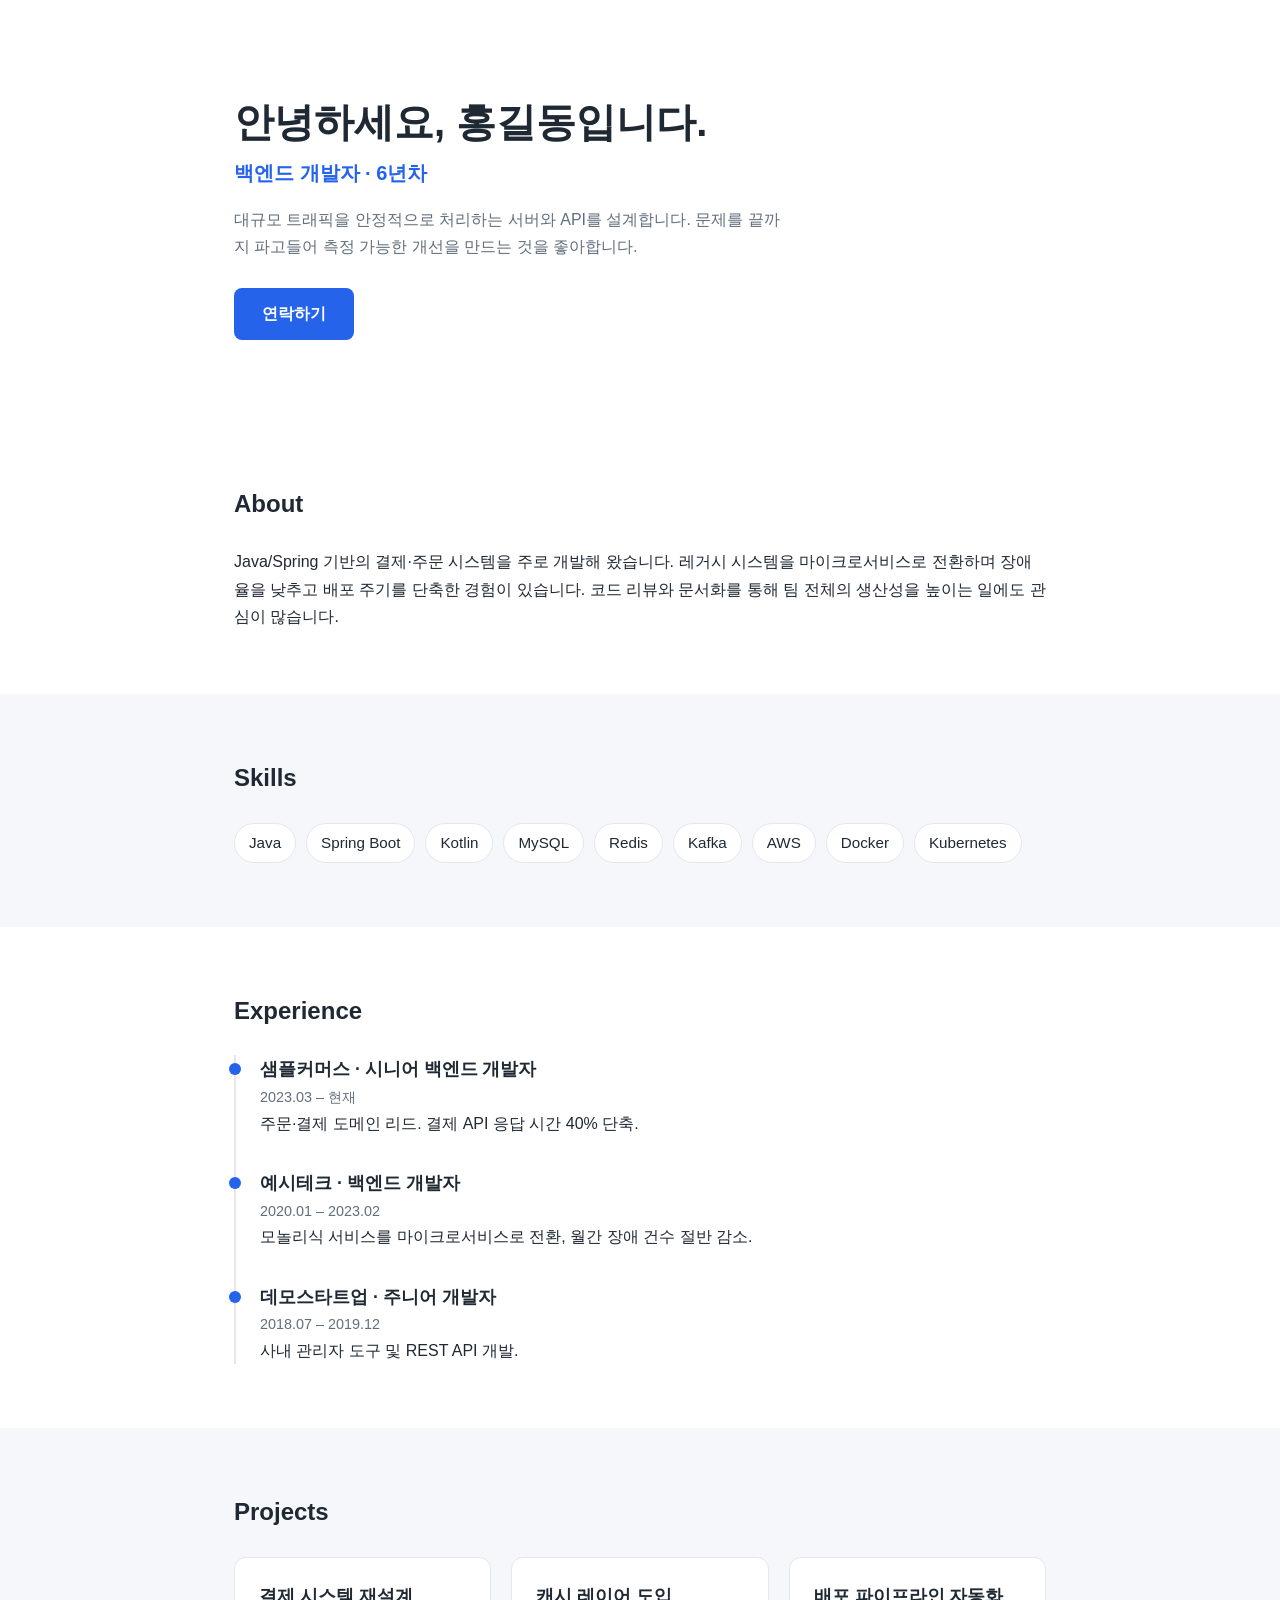
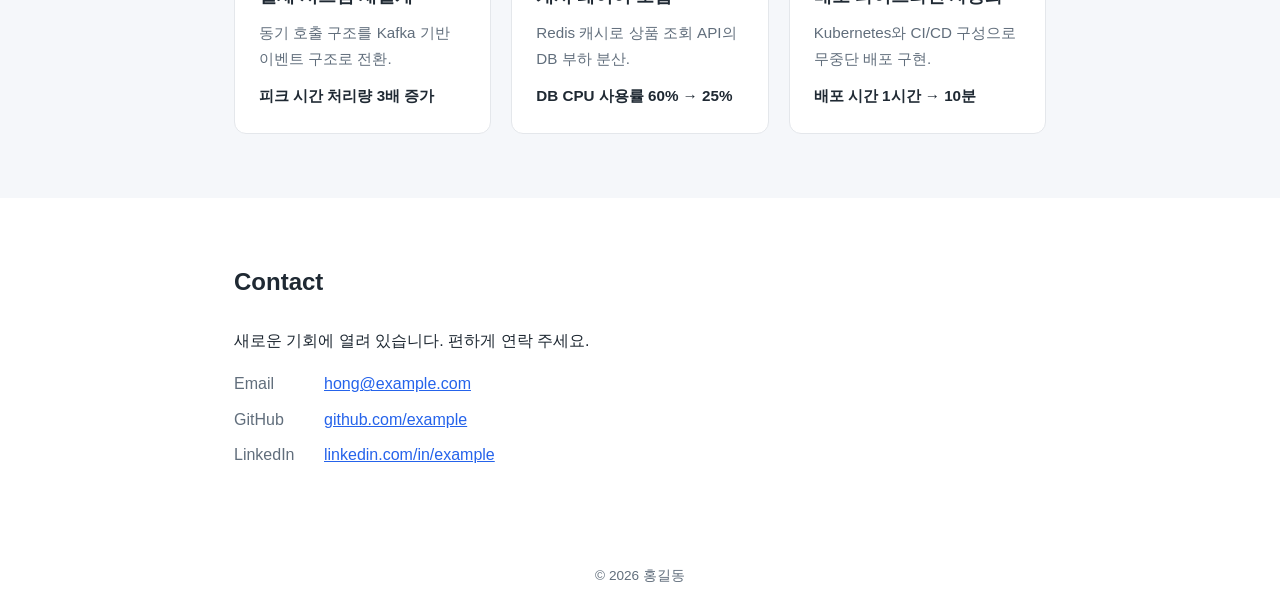
<file: index.html>
<!DOCTYPE html>
<html lang="ko">
<head>
  <meta charset="UTF-8">
  <meta name="viewport" content="width=device-width, initial-scale=1.0">
  <title>홍길동 | 백엔드 개발자</title>
  <style>
    :root {
      --text: #1f2933;
      --muted: #616e7c;
      --accent: #2563eb;
      --bg: #ffffff;
      --bg-alt: #f5f7fa;
      --border: #e4e7eb;
    }
    * { box-sizing: border-box; margin: 0; padding: 0; }
    html { scroll-behavior: smooth; }
    body {
      font-family: -apple-system, BlinkMacSystemFont, "Apple SD Gothic Neo", "Malgun Gothic", "Noto Sans KR", sans-serif;
      color: var(--text);
      background: var(--bg);
      line-height: 1.7;
    }
    .container { max-width: 860px; margin: 0 auto; padding: 0 24px; }
    section { padding: 64px 0; }
    section:nth-of-type(even) { background: var(--bg-alt); }
    h2 { font-size: 1.5rem; margin-bottom: 24px; }
    a { color: var(--accent); }

    .hero { padding: 96px 0 80px; }
    .hero h1 { font-size: 2.5rem; line-height: 1.3; }
    .hero .role { font-size: 1.25rem; color: var(--accent); font-weight: 600; margin: 8px 0 16px; }
    .hero p { color: var(--muted); max-width: 560px; }
    .btn {
      display: inline-block;
      margin-top: 28px;
      padding: 12px 28px;
      background: var(--accent);
      color: #fff;
      border-radius: 8px;
      text-decoration: none;
      font-weight: 600;
    }
    .btn:hover { opacity: 0.9; }

    .skills { display: flex; flex-wrap: wrap; gap: 10px; list-style: none; }
    .skills li {
      padding: 6px 14px;
      background: var(--bg);
      border: 1px solid var(--border);
      border-radius: 999px;
      font-size: 0.95rem;
    }

    .timeline { list-style: none; border-left: 2px solid var(--border); padding-left: 24px; }
    .timeline li { position: relative; margin-bottom: 32px; }
    .timeline li:last-child { margin-bottom: 0; }
    .timeline li::before {
      content: "";
      position: absolute;
      left: -31px;
      top: 8px;
      width: 12px;
      height: 12px;
      border-radius: 50%;
      background: var(--accent);
    }
    .timeline h3 { font-size: 1.1rem; }
    .period { color: var(--muted); font-size: 0.9rem; }

    .cards { display: grid; grid-template-columns: repeat(auto-fit, minmax(240px, 1fr)); gap: 20px; }
    .card {
      padding: 24px;
      background: var(--bg);
      border: 1px solid var(--border);
      border-radius: 12px;
    }
    .card h3 { font-size: 1.1rem; margin-bottom: 8px; }
    .card p { color: var(--muted); font-size: 0.95rem; }
    .card .result { color: var(--text); font-weight: 600; margin-top: 12px; }

    .contact-list { list-style: none; }
    .contact-list li { margin-bottom: 8px; }
    .contact-list span { display: inline-block; width: 90px; color: var(--muted); }

    footer { padding: 24px 0; text-align: center; color: var(--muted); font-size: 0.85rem; }

    @media (max-width: 600px) {
      .hero { padding: 64px 0 56px; }
      .hero h1 { font-size: 2rem; }
      section { padding: 48px 0; }
    }
  </style>
</head>
<body>
  <header class="hero">
    <div class="container">
      <h1>안녕하세요, 홍길동입니다.</h1>
      <div class="role">백엔드 개발자 · 6년차</div>
      <p>대규모 트래픽을 안정적으로 처리하는 서버와 API를 설계합니다. 문제를 끝까지 파고들어 측정 가능한 개선을 만드는 것을 좋아합니다.</p>
      <a class="btn" href="#contact">연락하기</a>
    </div>
  </header>

  <main>
    <section id="about">
      <div class="container">
        <h2>About</h2>
        <p>Java/Spring 기반의 결제·주문 시스템을 주로 개발해 왔습니다. 레거시 시스템을 마이크로서비스로 전환하며 장애율을 낮추고 배포 주기를 단축한 경험이 있습니다. 코드 리뷰와 문서화를 통해 팀 전체의 생산성을 높이는 일에도 관심이 많습니다.</p>
      </div>
    </section>

    <section id="skills">
      <div class="container">
        <h2>Skills</h2>
        <ul class="skills">
          <li>Java</li>
          <li>Spring Boot</li>
          <li>Kotlin</li>
          <li>MySQL</li>
          <li>Redis</li>
          <li>Kafka</li>
          <li>AWS</li>
          <li>Docker</li>
          <li>Kubernetes</li>
        </ul>
      </div>
    </section>

    <section id="experience">
      <div class="container">
        <h2>Experience</h2>
        <ul class="timeline">
          <li>
            <h3>샘플커머스 · 시니어 백엔드 개발자</h3>
            <div class="period">2023.03 – 현재</div>
            <p>주문·결제 도메인 리드. 결제 API 응답 시간 40% 단축.</p>
          </li>
          <li>
            <h3>예시테크 · 백엔드 개발자</h3>
            <div class="period">2020.01 – 2023.02</div>
            <p>모놀리식 서비스를 마이크로서비스로 전환, 월간 장애 건수 절반 감소.</p>
          </li>
          <li>
            <h3>데모스타트업 · 주니어 개발자</h3>
            <div class="period">2018.07 – 2019.12</div>
            <p>사내 관리자 도구 및 REST API 개발.</p>
          </li>
        </ul>
      </div>
    </section>

    <section id="projects">
      <div class="container">
        <h2>Projects</h2>
        <div class="cards">
          <article class="card">
            <h3>결제 시스템 재설계</h3>
            <p>동기 호출 구조를 Kafka 기반 이벤트 구조로 전환.</p>
            <p class="result">피크 시간 처리량 3배 증가</p>
          </article>
          <article class="card">
            <h3>캐시 레이어 도입</h3>
            <p>Redis 캐시로 상품 조회 API의 DB 부하 분산.</p>
            <p class="result">DB CPU 사용률 60% → 25%</p>
          </article>
          <article class="card">
            <h3>배포 파이프라인 자동화</h3>
            <p>Kubernetes와 CI/CD 구성으로 무중단 배포 구현.</p>
            <p class="result">배포 시간 1시간 → 10분</p>
          </article>
        </div>
      </div>
    </section>

    <section id="contact">
      <div class="container">
        <h2>Contact</h2>
        <p>새로운 기회에 열려 있습니다. 편하게 연락 주세요.</p>
        <ul class="contact-list" style="margin-top: 16px;">
          <li><span>Email</span><a href="mailto:hong@example.com">hong@example.com</a></li>
          <li><span>GitHub</span><a href="https://github.com/example">github.com/example</a></li>
          <li><span>LinkedIn</span><a href="https://www.linkedin.com/in/example">linkedin.com/in/example</a></li>
        </ul>
      </div>
    </section>
  </main>

  <footer>© 2026 홍길동</footer>
</body>
</html>
</file>
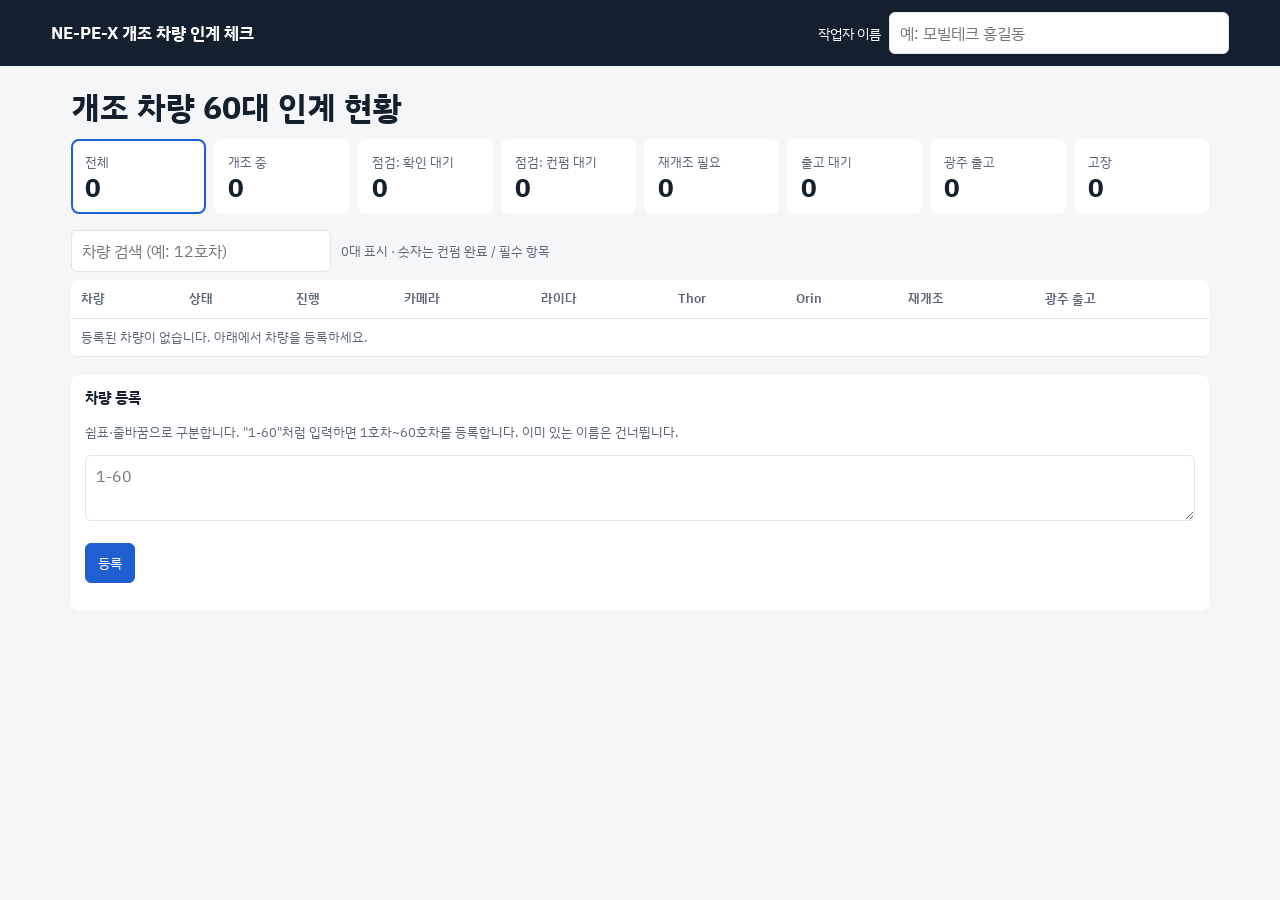
<file: handover/preview/index.html>
<!DOCTYPE html>
<html lang="ko">
<head>
<meta charset="utf-8">
<meta name="viewport" content="width=device-width, initial-scale=1">
<title>NE-PE-X 인계 체크</title>
<link rel="preconnect" href="https://fonts.googleapis.com">
<link href="https://fonts.googleapis.com/css2?family=IBM+Plex+Sans+KR:wght@400;600;700&display=swap" rel="stylesheet">
<style>
/* VOICE: 현장 점검표처럼 담담하고 정확하게.
   IDEA: 차량 인수인계 점검 대장(검수 도장 칸이 있는 장부).
   PICTURE: 60대 현황표 자체가 그림 — 단계 카드와 진행 막대.
   COLOUR and TYPE: 흰 바탕, 짙은 남색 잉크, 검수 녹색·보완 적색 도장, IBM Plex Sans KR.
   LAYOUT: 상단 단계 카드 → 검색 → 현황표, 상세는 그룹별 점검 행. */
:root{color-scheme:light dark;
  --bg:light-dark(#f5f6f8,#0f1620);--panel:light-dark(#fff,#18222e);--ink:light-dark(#14202e,#e6ebf1);
  --mute:light-dark(#5b6675,#9aa6b4);--line:light-dark(#e2e6eb,#283545);--head:light-dark(#14202e,#0a1018);
  --blue:light-dark(#1f5fd1,#6c9cf0);--ok:light-dark(#17703f,#5fd08f);--okbg:light-dark(#dff3e6,#163626);
  --bad:light-dark(#b3261e,#ff8a80);--badbg:light-dark(#fde3e1,#3a1c1c);--wait:light-dark(#8a5a00,#f2c063);
  --waitbg:light-dark(#fdf0d3,#3a2e14);--info:light-dark(#1d4ed8,#93b4ff);--infobg:light-dark(#dde7fd,#1c2a4a);
  --gray:light-dark(#e7eaee,#263241)}
:root[data-theme=light]{color-scheme:light}:root[data-theme=dark]{color-scheme:dark}
*{box-sizing:border-box;min-width:0}
body{margin:0;background:var(--bg);color:var(--ink);font:15px/1.5 "IBM Plex Sans KR",system-ui,"Malgun Gothic",sans-serif;overflow-x:clip}
header{background:var(--head);color:#fff;padding:12px max(4vw,16px);display:flex;flex-wrap:wrap;gap:10px;align-items:center;justify-content:space-between}
header a{color:#fff;font-weight:700;font-size:17px;text-decoration:none}
header label{display:flex;gap:8px;align-items:center;font-size:14px}
input,textarea{font:inherit;font-size:16px;color:var(--ink);background:var(--panel);border:1px solid var(--line);border-radius:6px;padding:8px 10px}
header input{min-width:min(240px,60vw)}
main{max-width:1240px;margin:0 auto;padding:20px max(4vw,16px) 60px}
h1{font-size:clamp(22px,3vw,32px);line-height:1.1;margin:4px 0 14px;text-wrap:balance}
h2{font-size:17px;margin:26px 0 8px}
.cards{display:grid;grid-template-columns:repeat(auto-fit,minmax(118px,1fr));gap:8px}
.card{background:var(--panel);border:2px solid transparent;border-radius:8px;padding:10px 12px;text-align:left;font:inherit;color:inherit;cursor:pointer;min-height:44px}
.card.on{border-color:var(--blue)}.card b{display:block;font-size:26px;line-height:1.1}
.card span{font-size:13px;color:var(--mute)}
.tools{display:flex;flex-wrap:wrap;gap:10px;align-items:center;margin:16px 0 8px}
.tools input{flex:0 1 260px}
.muted{color:var(--mute);font-size:13px}
.scroll{overflow-x:auto;background:var(--panel);border-radius:8px}
table{width:100%;border-collapse:collapse}
th,td{padding:9px 10px;border-bottom:1px solid var(--line);text-align:left;vertical-align:top}
th{font-size:13px;color:var(--mute);font-weight:600;white-space:nowrap}
td.n{text-align:right;font-variant-numeric:tabular-nums;white-space:nowrap}
tr.go{cursor:pointer}tr.go:hover{background:light-dark(#f0f5ff,#1d2a3a)}
.bar{height:6px;background:var(--gray);border-radius:3px;margin-top:4px;width:90px}.bar i{display:block;height:100%;background:var(--ok);border-radius:3px}
.tag{display:inline-block;padding:2px 9px;border-radius:12px;font-size:12.5px;white-space:nowrap;background:var(--gray)}
.s-installed,.s-verifying{background:var(--infobg);color:var(--info)}
.s-verified,.s-confirming{background:var(--waitbg);color:var(--wait)}
.s-confirmed,.s-ready{background:var(--okbg);color:var(--ok)}
.s-rework,.s-broken{background:var(--badbg);color:var(--bad)}
.s-handed_over{background:var(--ink);color:var(--bg)}
button{font:inherit;font-size:14px;min-height:40px;padding:6px 12px;border-radius:6px;border:1px solid var(--line);background:var(--panel);color:var(--ink);cursor:pointer}
button.p{background:var(--blue);border-color:var(--blue);color:#fff}
button.x{color:var(--bad);border-color:var(--bad)}
button:disabled{opacity:.45;cursor:not-allowed}
button:focus-visible,input:focus-visible,.card:focus-visible{outline:3px solid var(--blue);outline-offset:2px}
.act{display:flex;flex-wrap:wrap;gap:6px}.act input{flex:1 1 200px;font-size:15px}
.top{display:flex;flex-wrap:wrap;gap:12px;align-items:center;justify-content:space-between;background:var(--panel);padding:14px;border-radius:8px}
details{margin-top:6px}summary{cursor:pointer}
ol{margin:6px 0 0;padding-left:18px;font-size:13px}
.reg{background:var(--panel);border-radius:8px;padding:12px 14px;margin-top:18px}
.reg textarea{width:100%;min-height:54px}
.note{background:var(--waitbg);color:var(--wait);padding:10px 12px;border-radius:8px;margin:0 0 12px}
#toast{position:fixed;left:50%;bottom:20px;transform:translateX(-50%);background:var(--ink);color:var(--bg);padding:10px 16px;border-radius:8px;max-width:90vw}
#toast.e{background:var(--bad);color:#fff}
@media(max-width:600px){table{font-size:13px}.stack thead{display:none}.stack tr{display:grid;padding-block:10px}.stack td{display:flow-root;border:0;padding:3px 0;padding-inline-start:7em;text-align:start}.stack td::before{content:attr(data-l);float:inline-start;width:6.5em;margin-inline-start:-7em;white-space:normal;color:var(--mute)}.stack td:empty{display:none}}
</style>
<script>new MutationObserver(()=>{for(const c of document.querySelectorAll('.stack td:not([data-l])')){let i=0,p=c;while(p=p.previousElementSibling)i+=p.colSpan;c.dataset.l=c.closest('table').rows[0].cells[i]?.textContent||''}}).observe(document,{childList:true,subtree:true})</script>
</head>
<body>
<header>
  <a href="#">NE-PE-X 개조 차량 인계 체크</a>
  <label>작업자 이름 <input id="me" placeholder="예: 모빌테크 홍길동" autocomplete="name"></label>
</header>
<main>
  <p id="status" class="note" hidden></p>
  <section id="dash">
    <h1>개조 차량 60대 인계 현황</h1>
    <div class="cards" id="cards"></div>
    <div class="tools">
      <input id="search" placeholder="차량 검색 (예: 12호차)">
      <span class="muted" id="count"></span>
    </div>
    <div class="scroll"><table class="stack">
      <thead><tr><th>차량</th><th>상태</th><th>진행</th><th>카메라</th><th>라이다</th><th>Thor</th><th>Orin</th><th>재개조</th><th>광주 출고</th></tr></thead>
      <tbody id="rows"></tbody>
    </table></div>
    <div class="reg">
      <b>차량 등록</b>
      <p class="muted">쉼표·줄바꿈으로 구분합니다. "1-60"처럼 입력하면 1호차~60호차를 등록합니다. 이미 있는 이름은 건너뜁니다.</p>
      <textarea id="names" placeholder="1-60"></textarea>
      <p><button class="p" id="register">등록</button> <span class="muted" id="regmsg"></span></p>
    </div>
  </section>
  <section id="detail" hidden></section>
</main>
<div id="toast" hidden></div>
<script>
{
const CHECKLIST=[
  ...[1,2,3,4,5,6,7,8].map(i=>["camera",`카메라 ${i}`,true]),
  ...[1,2,3,4,5,6,7,8].map(i=>["lidar",`라이다 ${i}`,true]),
  ["thor","Thor 설치",true],["thor","Thor - 로깅 시스템",true],["thor","Thor - 알고리즘 동작",true],["thor","Thor - 센서 연결",true],
  ["orin","Orin 설치",true],["orin","Orin - 뷰어",true],["orin","Orin - 로깅 애플리케이션",true],["orin","Orin - 업로더",true],
  ["orin","Orin - 관제 시스템 (관제팀 담당)",false]];
const STEPS={install:[["pending","rework"],"installed",null],verify:[["installed"],"verified","rework"],confirm:[["verified"],"confirmed","rework"]};
const STAGE={installing:"개조 중",verifying:"점검: 확인 대기",confirming:"점검: 컨펌 대기",rework:"재개조 필요",ready:"출고 대기",handed_over:"광주 출고",broken:"고장"};
const HISTORY={release:"광주 출고",fault:"고장 등록",recheck:"점검 시작"};
const ITEM={pending:"미설치",installed:"설치 완료 · 확인 대기",verified:"확인 완료 · 컨펌 대기",confirmed:"컨펌 완료",rework:"보완 필요"};
const STEPNAME={install:"설치",verify:"설치 확인",confirm:"재확인(컨펌)",recheck:"고장 재점검"};
const GROUP={camera:"카메라 (8)",lidar:"라이다 (8)",thor:"Thor",orin:"Orin"};
const $=id=>document.getElementById(id);
const esc=v=>String(v??"").replace(/[&<>"']/g,c=>({"&":"&amp;","<":"&lt;",">":"&gt;",'"':"&quot;","'":"&#39;"})[c]);
const now=()=>{const d=new Date(),p=n=>String(n).padStart(2,"0");return `${d.getFullYear()}-${p(d.getMonth()+1)}-${p(d.getDate())} ${p(d.getHours())}:${p(d.getMinutes())}`};
const tab=Math.random().toString(36).slice(2);
let db=null,vehicles=[],filter="",armed=null;
const drafts=new Map();

try{$("me").value=localStorage.getItem("me")||""}catch(e){}
$("me").addEventListener("input",()=>{try{localStorage.setItem("me",$("me").value.trim())}catch(e){}});

function toast(m,err){const t=$("toast");t.textContent=m;t.className=err?"e":"";t.hidden=false;clearTimeout(toast.t);toast.t=setTimeout(()=>t.hidden=true,3200)}
function note(m){$("status").textContent=m||"";$("status").hidden=!m}
function me(){const v=$("me").value.trim();if(!v){$("me").focus();throw new Error("상단에 작업자 이름을 먼저 입력하세요.")}return v}

/* ---- 규칙 (서버 버전 app.py 와 동일) ---- */
function stage(v){
  const req=v.items.filter(i=>i.required);
  if(v.fault_at)return"broken";
  if(v.handover_at)return"handed_over";
  if(req.every(i=>i.state==="confirmed"))return"ready";
  if(v.items.some(i=>i.state==="rework"))return"rework";
  if(req.some(i=>i.state==="pending"))return"installing";
  if(req.some(i=>i.state==="installed"))return"verifying";
  return"confirming";
}
function applyStep(v,idx,step,result,person,memo){
  memo=(memo||"").trim();
  const it=v.items[idx];
  if(v.handover_at)throw new Error("이미 광주 출고된 차량입니다.");
  if(v.fault_at)throw new Error("고장 상태입니다. 먼저 점검을 시작하세요.");
  if(result==="fail"&&!memo)throw new Error("불합격 시 사유(메모)를 입력하세요.");
  const [allowed,ok,bad]=STEPS[step];
  if(!allowed.includes(it.state))throw new Error("다른 사람이 먼저 처리했습니다. 화면을 확인 후 다시 진행하세요.");
  if(step!=="install"&&person===it.installed_by)throw new Error("설치자는 같은 항목을 확인/컨펌할 수 없습니다.");
  if(step==="confirm"&&person===it.verified_by)throw new Error("확인자는 같은 항목을 컨펌할 수 없습니다.");
  it.state=result==="pass"?ok:bad;
  if(step==="install"){it.installed_by=person;it.verified_by=null}
  if(step==="verify")it.verified_by=person;
  it.events.push({step,result,person,memo,at:now()});
}
async function mutate(id,fn){
  const ref=db.collection("vehicles").doc(id);
  for(let t=0;t<10;t++){
    const l=await ref.acquire({holder:tab,ttlMs:5000});
    if(l.acquired){
      const s=await ref.get();
      if(!s.exists)throw new Error("차량을 찾을 수 없습니다.");
      const v=structuredClone(s.data());
      fn(v);
      await ref.set(v);
      return;
    }
    await new Promise(r=>setTimeout(r,300+Math.random()*300));
  }
  throw new Error("다른 사람이 저장 중입니다. 잠시 후 다시 시도하세요.");
}

/* ---- 현황판 ---- */
function summary(v){
  const g={};v.items.forEach(i=>{if(!i.required)return;const x=g[i.grp]||(g[i.grp]={d:0,t:0});x.t++;if(i.state==="confirmed")x.d++});
  const req=v.items.filter(i=>i.required);
  return{g,done:req.filter(i=>i.state==="confirmed").length,total:req.length,rework:v.items.filter(i=>i.state==="rework").length,stage:stage(v)};
}
function renderDash(){
  const q=$("search").value.trim().toLowerCase();
  const all=vehicles.map(v=>({v,s:summary(v)}));
  const cnt={};all.forEach(x=>cnt[x.s.stage]=(cnt[x.s.stage]||0)+1);
  const card=(k,l,n)=>`<button class="card ${filter===k?"on":""}" data-k="${k}"><span>${l}</span><b>${n}</b></button>`;
  $("cards").innerHTML=card("","전체",all.length)+Object.entries(STAGE).map(([k,l])=>card(k,l,cnt[k]||0)).join("");
  const shown=all.filter(x=>(!filter||x.s.stage===filter)&&(!q||x.v.name.toLowerCase().includes(q)));
  $("count").textContent=`${shown.length}대 표시 · 숫자는 컨펌 완료 / 필수 항목`;
  const gc=(s,k)=>{const x=s.g[k]||{d:0,t:0};return `<td class="n">${x.d}/${x.t}</td>`};
  $("rows").innerHTML=shown.map(({v,s})=>`<tr class="go" data-id="${esc(v.id)}">
    <td><b>${esc(v.name)}</b>${(v.cycle||1)>1?` <span class="muted">${v.cycle}회차</span>`:""}</td><td><span class="tag s-${s.stage}">${STAGE[s.stage]}</span></td>
    <td class="n">${s.done}/${s.total}<div class="bar"><i style="width:${Math.round(s.done/s.total*100)}%"></i></div></td>
    ${gc(s,"camera")}${gc(s,"lidar")}${gc(s,"thor")}${gc(s,"orin")}
    <td>${s.rework?`<span class="tag s-rework">${s.rework}건</span>`:"-"}</td>
    <td>${v.handover_at?`${esc(v.handover_by)}<div class="muted">${esc(v.handover_at)}</div>`:"-"}</td></tr>`).join("")
    ||`<tr><td colspan="9" class="muted">${vehicles.length?"조건에 맞는 차량이 없습니다.":"등록된 차량이 없습니다. 아래에서 차량을 등록하세요."}</td></tr>`;
}
$("cards").addEventListener("click",e=>{const b=e.target.closest(".card");if(b){filter=b.dataset.k;renderDash()}});
$("search").addEventListener("input",renderDash);
$("rows").addEventListener("click",e=>{const tr=e.target.closest("tr.go");if(tr)location.hash=tr.dataset.id});

$("register").addEventListener("click",async()=>{
  if(!db)return toast("저장소에 연결되지 않았습니다.",true);
  const raw=$("names").value.trim();const m=raw.match(/^(\d+)\s*[-~]\s*(\d+)$/);
  let names;
  if(m){const[a,b]=[+m[1],+m[2]].sort((x,y)=>x-y);if(b-a>199)return toast("한 번에 200대까지 등록할 수 있습니다.",true);names=Array.from({length:b-a+1},(_,i)=>`${a+i}호차`)}
  else names=raw.split(/[,\n]/).map(s=>s.trim()).filter(Boolean);
  names=[...new Set(names)];
  if(!names.length)return toast("등록할 차량 이름을 입력하세요.",true);
  const have=new Set(vehicles.map(v=>v.name));
  const todo=names.filter(n=>!have.has(n));
  let order=vehicles.reduce((x,v)=>Math.max(x,v.order||0),0);
  $("register").disabled=true;
  let made=0;
  try{
    for(const name of todo){
      order++;
      const id="v"+String(order).padStart(4,"0");
      const doc={name,order,created_at:now(),handover_by:null,handover_at:null,cycle:1,fault_by:null,fault_at:null,fault_reason:null,history:[],
        items:CHECKLIST.map(([grp,n,req])=>({grp,name:n,required:req,state:"pending",installed_by:null,verified_by:null,events:[]}))};
      for(let t=0;;t++){
        try{await db.collection("vehicles").doc(id).set(doc);break}
        catch(e){if((e.code==="resource_exhausted"||e.code==="unavailable")&&t<5){await new Promise(r=>setTimeout(r,1000*(t+1)));continue}throw e}
      }
      made++;$("regmsg").textContent=`${made}/${todo.length} 등록 중…`;
    }
    toast(`${made}대 등록`+(names.length-todo.length?`, ${names.length-todo.length}대 중복 건너뜀`:""));
    $("names").value="";
  }catch(e){toast(`${made}대 등록 후 중단: ${e.message||e.code}`,true)}
  finally{$("register").disabled=false;$("regmsg").textContent=""}
});

/* ---- 차량 상세 ---- */
function actions(v,i,idx){
  const key=`${v.id}:${idx}`;
  const memo=`<input data-memo="${key}" value="${esc(drafts.get(key)||"")}" placeholder="메모 (버전·확인 내용, 불합격 시 사유 필수)">`;
  const b=(step,res,l,c)=>`<button class="${c}" data-idx="${idx}" data-step="${step}" data-res="${res}">${l}</button>`;
  if(i.state==="pending"||i.state==="rework")return memo+b("install","pass",i.state==="rework"?"재설치 완료":"설치 완료","p");
  if(i.state==="installed")return memo+b("verify","pass","확인 합격","p")+b("verify","fail","확인 불합격","x");
  if(i.state==="verified")return memo+b("confirm","pass","컨펌 합격","p")+b("confirm","fail","컨펌 불합격","x");
  return"";
}
function renderDetail(id){
  const v=vehicles.find(x=>x.id===id);const el=$("detail");
  if(!v){el.innerHTML=`<p><a href="#">← 전체 현황</a></p><p class="muted">${db?"차량을 찾을 수 없습니다.":"불러오는 중…"}</p>`;return}
  const s=summary(v),locked=s.stage==="handed_over"||s.stage==="broken",picking=s.stage==="broken",cyc=v.cycle||1;
  const open=new Set([...el.querySelectorAll("details[open]")].map(d=>d.dataset.k));
  const groups={};v.items.forEach((it,idx)=>(groups[it.grp]||(groups[it.grp]=[])).push([it,idx]));
  el.innerHTML=`<p><a href="#">← 전체 현황</a></p>
  <div class="top"><div><h1 style="margin:0 0 4px">${esc(v.name)} <span class="tag s-${s.stage}">${STAGE[s.stage]}</span></h1>
    <span class="muted">${cyc}회차 · 필수 ${s.done}/${s.total} 컨펌 완료${s.rework?` · 재개조 필요 ${s.rework}건`:""}</span></div>
    <div class="act">${s.stage==="handed_over"
      ?`<span>광주 출고: ${esc(v.handover_by)} <span class="muted">${esc(v.handover_at)}</span></span>
        <input id="fault-reason" value="${esc(drafts.get(v.id+":fault")||"")}" placeholder="고장 내용 (필수)"><button class="x" id="fault">고장 등록</button>`
      :s.stage==="broken"
      ?`<span><b>고장</b>: ${esc(v.fault_reason)} <span class="muted">${esc(v.fault_by)} · ${esc(v.fault_at)}</span></span>`
      :`<button class="p" id="handover" ${s.stage==="ready"?"":"disabled"}>${armed===v.id?"한 번 더 눌러 출고 확정":"광주 출고 (우리 팀 인수)"}</button>`}</div></div>
  ${picking?`<div class="top" style="margin-top:12px"><span>다시 점검할 항목을 선택한 뒤 점검을 시작하세요. 선택한 항목만 '확인 대기'로 돌아갑니다.</span>
    <span class="act"><button id="pick-all">전체 선택</button><button class="p" id="recheck">점검 시작</button></span></div>`:""}
  <p class="muted">사이클: 개조(설치) → 개조 점검(설치 확인 → 재확인·컨펌) → 광주 출고 → 고장 시 다시 점검 → 불합격이면 재개조. 같은 항목의 설치자·확인자·컨펌자는 서로 달라야 하고, 불합격은 사유가 필요합니다.</p>
  ${Object.entries(groups).map(([g,list])=>`<h2>${GROUP[g]||esc(g)}</h2>
  <div class="scroll"><table class="stack"><thead><tr><th>항목</th><th>상태</th><th>설치자 / 확인자</th><th>진행</th></tr></thead><tbody>
  ${list.map(([it,idx])=>`<tr><td>${picking&&it.state==="confirmed"?`<input type="checkbox" class="pick" value="${idx}"> `:""}${esc(it.name)}${it.required?"":` <span class="tag">인계 필수 아님</span>`}</td>
    <td><span class="tag s-${it.state}">${ITEM[it.state]}</span></td>
    <td>${esc(it.installed_by||"-")} / ${esc(it.verified_by||"-")}</td>
    <td>${locked?"":`<div class="act">${actions(v,it,idx)}</div>`}
      ${it.events.length?`<details data-k="${idx}" ${open.has(String(idx))?"open":""}><summary class="muted">이력 ${it.events.length}건</summary><ol>${it.events.map(e=>
        `<li>${esc(e.at)} · ${STEPNAME[e.step]||esc(e.step)} ${e.result==="pass"?"합격":"<b>불합격</b>"} · ${esc(e.person)}${e.memo?` · ${esc(e.memo)}`:""}</li>`).join("")}</ol></details>`:""}</td></tr>`).join("")}
  </tbody></table></div>`).join("")}
  ${(v.history||[]).length?`<h2>차량 이력</h2><ol style="font-size:14px">${v.history.map(h=>
    `<li>${esc(h.at)} · ${esc(h.cycle)}회차 · <b>${HISTORY[h.kind]||esc(h.kind)}</b> · ${esc(h.person)}${h.memo?` · ${esc(h.memo)}`:""}</li>`).join("")}</ol>`:""}`;
}
$("detail").addEventListener("input",e=>{const k=e.target.dataset.memo;if(k)drafts.set(k,e.target.value);if(e.target.id==="fault-reason")drafts.set(location.hash.slice(1)+":fault",e.target.value)});
$("detail").addEventListener("click",async e=>{
  const id=location.hash.slice(1);
  const b=e.target.closest("button");if(!b||!db)return;
  if(b.id==="pick-all"){const bx=[...$("detail").querySelectorAll("input.pick")],on=!bx.every(x=>x.checked);bx.forEach(x=>x.checked=on);return}
  try{
    const person=me();
    if(b.id==="fault"){
      const reason=(drafts.get(id+":fault")||"").trim();
      if(!reason)throw new Error("고장 내용을 입력하세요.");
      b.disabled=true;
      await mutate(id,v=>{if(stage(v)!=="handed_over")throw new Error("광주 출고된 차량만 고장 등록할 수 있습니다.");
        const at=now();v.handover_by=null;v.handover_at=null;v.fault_by=person;v.fault_at=at;v.fault_reason=reason;
        (v.history||(v.history=[])).push({kind:"fault",person,memo:reason,cycle:v.cycle||1,at})});
      drafts.delete(id+":fault");return toast("고장이 등록되었습니다.");
    }
    if(b.id==="recheck"){
      const picks=[...$("detail").querySelectorAll("input.pick:checked")].map(x=>+x.value);
      if(!picks.length)throw new Error("다시 점검할 항목을 하나 이상 선택하세요.");
      b.disabled=true;let cyc;
      await mutate(id,v=>{if(stage(v)!=="broken")throw new Error("고장 상태인 차량만 점검을 시작할 수 있습니다.");
        if(picks.some(i=>!v.items[i]||v.items[i].state!=="confirmed"))throw new Error("컨펌 완료된 항목만 다시 점검할 수 있습니다.");
        const at=now();cyc=(v.cycle||1)+1;
        for(const i of picks){const it=v.items[i];it.state="installed";it.verified_by=null;
          it.events.push({step:"recheck",result:"pass",person,memo:`${cyc}회차 재점검 (고장: ${v.fault_reason})`,at})}
        (v.history||(v.history=[])).push({kind:"recheck",person,memo:`${picks.length}개 항목: ${picks.map(i=>v.items[i].name).join(", ")}`,cycle:cyc,at});
        v.cycle=cyc;v.fault_by=null;v.fault_at=null;v.fault_reason=null});
      return toast(`${cyc}회차 점검을 시작했습니다.`);
    }
    if(b.id==="handover"){
      if(armed!==id){armed=id;renderDetail(id);return}
      armed=null;b.disabled=true;
      await mutate(id,v=>{if(v.handover_at)throw new Error("이미 광주 출고된 차량입니다.");if(stage(v)!=="ready")throw new Error("필수 항목이 모두 컨펌되어야 출고할 수 있습니다.");
        const at=now();v.handover_by=person;v.handover_at=at;(v.history||(v.history=[])).push({kind:"release",person,memo:"",cycle:v.cycle||1,at})});
      return toast("광주 출고 처리되었습니다.");
    }
    if(!b.dataset.step)return;
    const idx=+b.dataset.idx,key=`${id}:${idx}`;
    b.disabled=true;
    await mutate(id,v=>applyStep(v,idx,b.dataset.step,b.dataset.res,person,drafts.get(key)));
    drafts.delete(key);toast("기록되었습니다.");
  }catch(err){b.disabled=false;toast(err.message||err.code||"저장 실패",true)}
});

/* ---- 라우팅 · 연결 ---- */
function route(){
  const id=location.hash.slice(1);
  $("dash").hidden=!!id;$("detail").hidden=!id;
  if(id){armed=null;renderDetail(id);scrollTo(0,0)}else renderDash();
}
function render(){const id=location.hash.slice(1);id?renderDetail(id):renderDash()}
addEventListener("hashchange",route);
route();

(async()=>{
  db=await claude.use("db");
  if(!db){note("공유 저장소에 연결할 수 없습니다. claude.ai에 로그인한 상태로 열어 주세요.");return}
  const timer=setTimeout(()=>note("데이터를 아직 불러오지 못했습니다. 네트워크를 확인하세요."),10000);
  db.collection("vehicles").orderBy("order").onSnapshot(snap=>{
    if(!snap.metadata.fromCache){clearTimeout(timer);note("")}
    vehicles=snap.docs.map(d=>({id:d.id,...d.data()})).filter(v=>Array.isArray(v.items));
    render();
  },err=>{clearTimeout(timer);note(err.code==="revoked"?"접근 권한이 변경되었습니다.":"데이터 연결이 끊겼습니다. 페이지를 다시 열어 주세요.")});
})();
}
</script>
</body>
</html>
</file>
